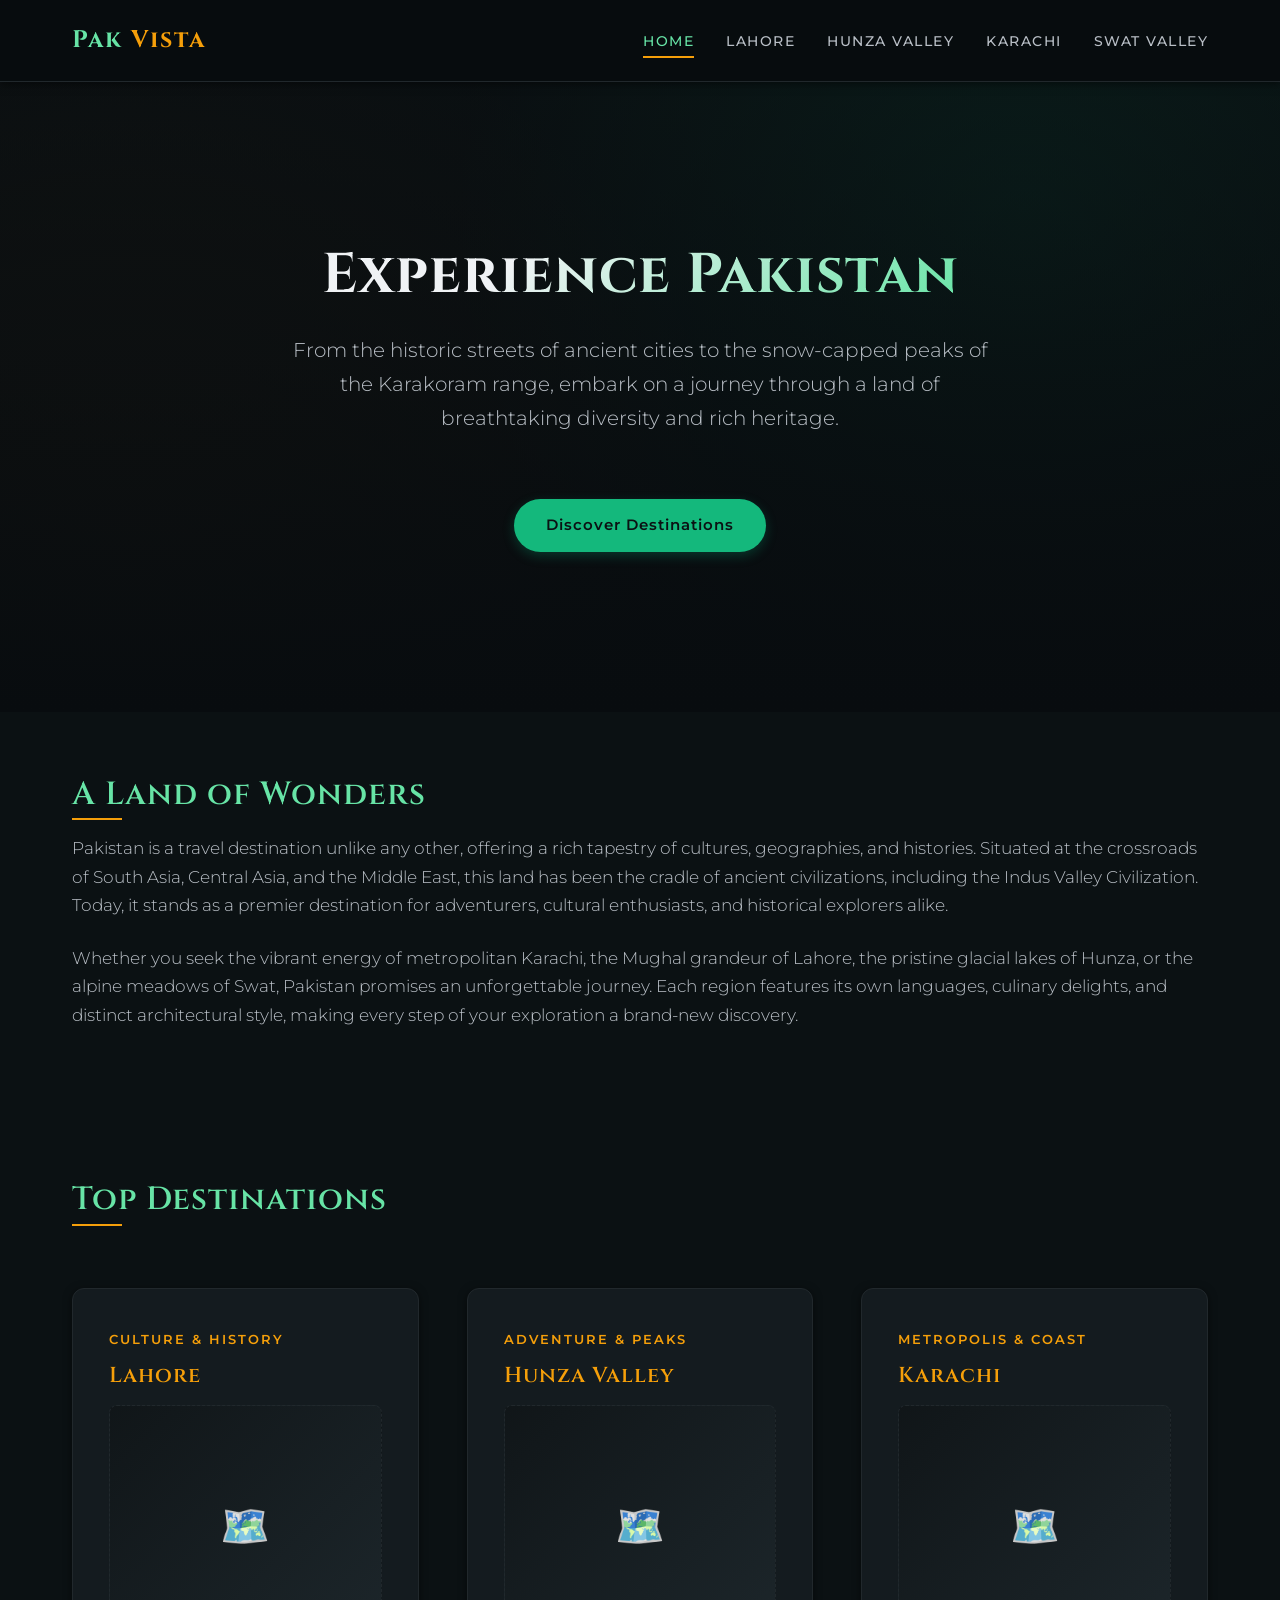
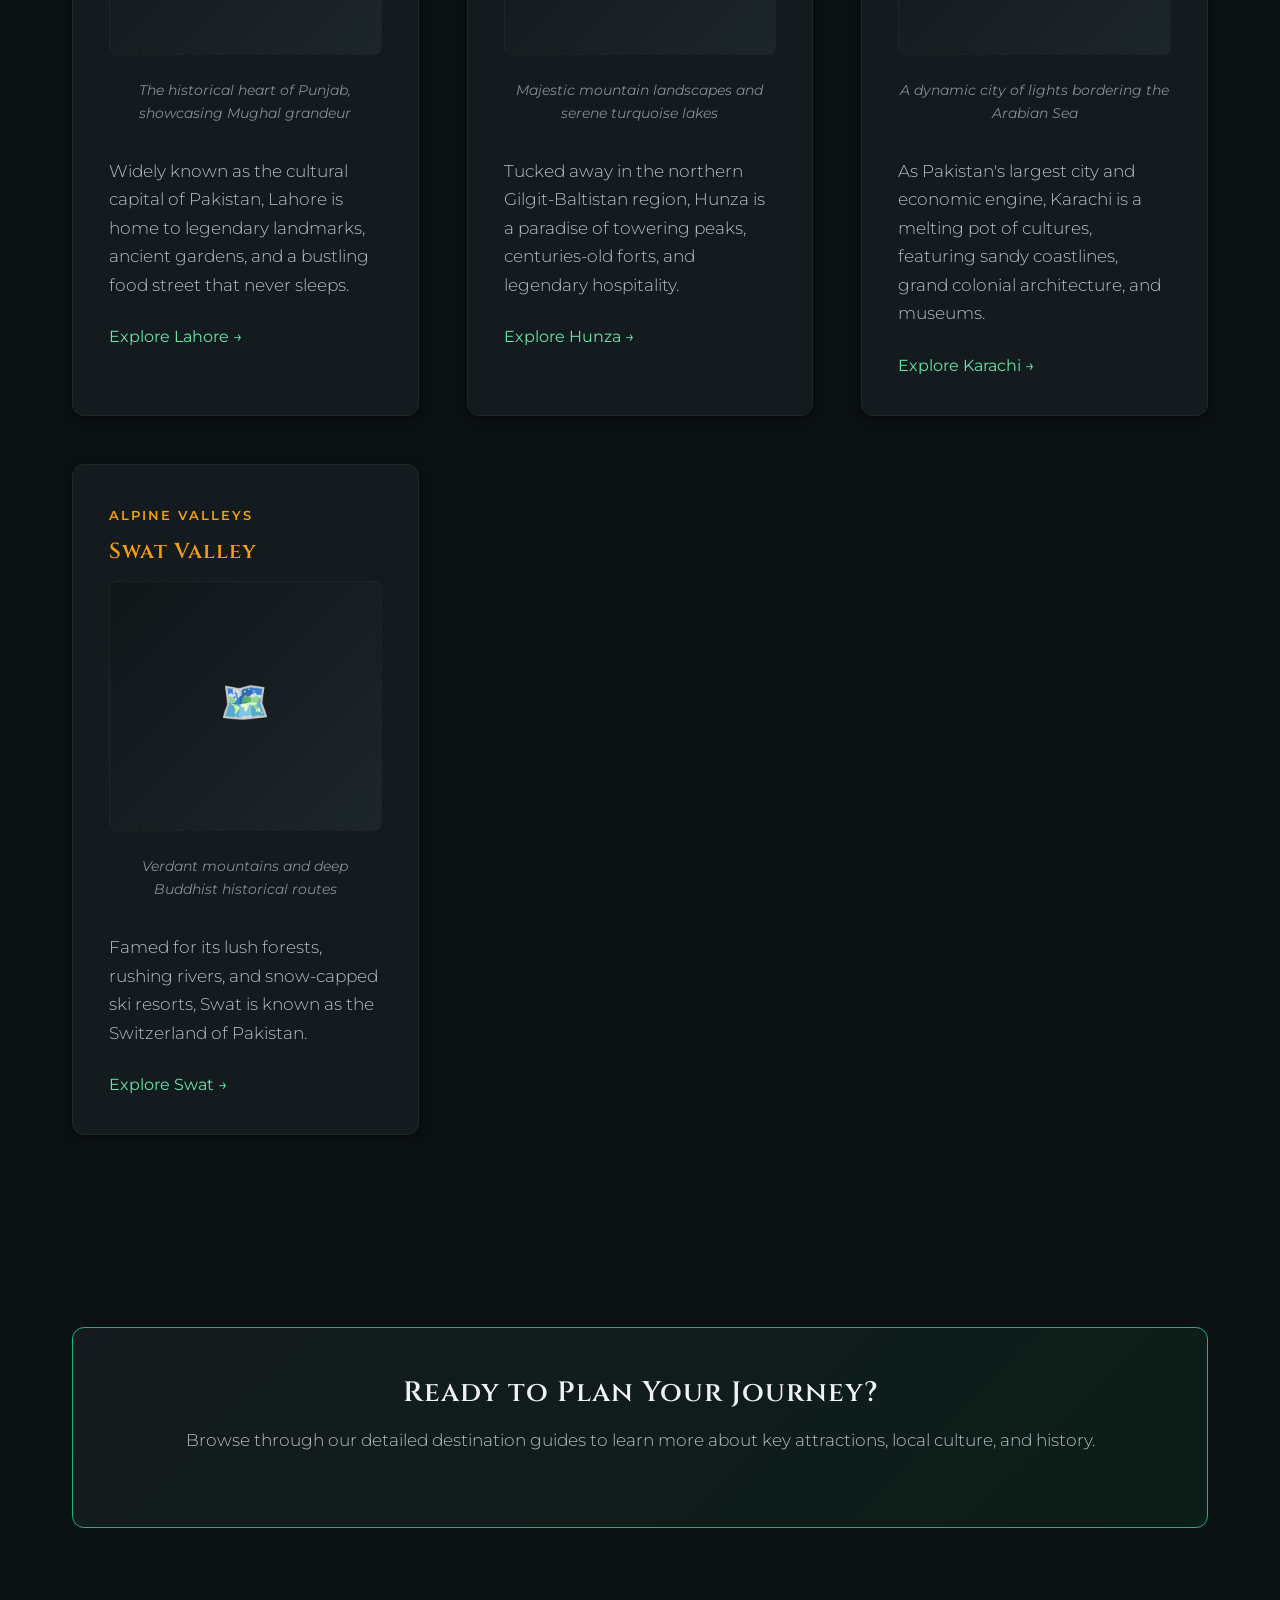
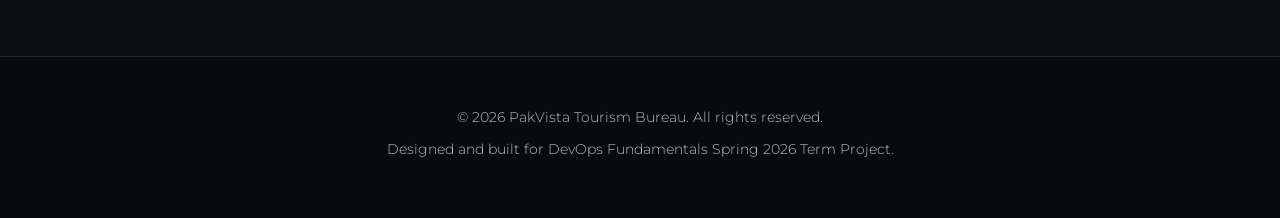
<file: index.html>
<!DOCTYPE html>
<html lang="en">
<head>
  <meta charset="UTF-8">
  <meta name="viewport" content="width=device-width, initial-scale=1.0">
  <meta name="description" content="PakVista - Explore Pakistan's premium travel destinations including Lahore, Hunza Valley, Karachi, and Swat Valley.">
  <title>PakVista | Explore the Beauty of Pakistan</title>
  <link rel="stylesheet" href="style.css">
</head>
<body>

  <!-- Header Navigation -->
  <header class="nav-container">
    <nav class="nav-bar">
      <a href="index.html" class="nav-logo" id="nav-logo-link">Pak<span>Vista</span></a>
      <ul class="nav-menu">
        <li class="nav-item active"><a href="index.html" id="home-link">Home</a></li>
        <li class="nav-item"><a href="lahore.html" id="lahore-link">Lahore</a></li>
        <li class="nav-item"><a href="hunza.html" id="hunza-link">Hunza Valley</a></li>
        <li class="nav-item"><a href="karachi.html" id="karachi-link">Karachi</a></li>
        <li class="nav-item"><a href="swat.html" id="swat-link">Swat Valley</a></li>
      </ul>
    </nav>
  </header>

  <!-- Main Content -->
  <main>
    <!-- Hero Banner -->
    <section class="hero-section" id="hero-welcome">
      <h1 class="hero-title">Experience Pakistan</h1>
      <p class="hero-subtitle">From the historic streets of ancient cities to the snow-capped peaks of the Karakoram range, embark on a journey through a land of breathtaking diversity and rich heritage.</p>
      <a href="#destinations" class="btn-primary" id="explore-cta">Discover Destinations</a>
    </section>

    <!-- General Tourism Overview -->
    <section class="container" id="overview">
      <h2 id="overview-heading">A Land of Wonders</h2>
      <p>Pakistan is a travel destination unlike any other, offering a rich tapestry of cultures, geographies, and histories. Situated at the crossroads of South Asia, Central Asia, and the Middle East, this land has been the cradle of ancient civilizations, including the Indus Valley Civilization. Today, it stands as a premier destination for adventurers, cultural enthusiasts, and historical explorers alike.</p>
      
      <p>Whether you seek the vibrant energy of metropolitan Karachi, the Mughal grandeur of Lahore, the pristine glacial lakes of Hunza, or the alpine meadows of Swat, Pakistan promises an unforgettable journey. Each region features its own languages, culinary delights, and distinct architectural style, making every step of your exploration a brand-new discovery.</p>
    </section>

    <!-- Destination Highlights -->
    <section class="container" id="destinations">
      <h2 id="destinations-heading">Top Destinations</h2>
      <div class="content-grid">
        
        <!-- Lahore Card -->
        <article id="card-lahore">
          <span class="card-meta">Culture & History</span>
          <h3>Lahore</h3>
          <figure>
            <div class="img-placeholder" id="placeholder-lahore"></div>
            <figcaption>The historical heart of Punjab, showcasing Mughal grandeur</figcaption>
          </figure>
          <p>Widely known as the cultural capital of Pakistan, Lahore is home to legendary landmarks, ancient gardens, and a bustling food street that never sleeps.</p>
          <a href="lahore.html" id="read-lahore-btn">Explore Lahore &rarr;</a>
        </article>

        <!-- Hunza Card -->
        <article id="card-hunza">
          <span class="card-meta">Adventure & Peaks</span>
          <h3>Hunza Valley</h3>
          <figure>
            <div class="img-placeholder" id="placeholder-hunza"></div>
            <figcaption>Majestic mountain landscapes and serene turquoise lakes</figcaption>
          </figure>
          <p>Tucked away in the northern Gilgit-Baltistan region, Hunza is a paradise of towering peaks, centuries-old forts, and legendary hospitality.</p>
          <a href="hunza.html" id="read-hunza-btn">Explore Hunza &rarr;</a>
        </article>

        <!-- Karachi Card -->
        <article id="card-karachi">
          <span class="card-meta">Metropolis & Coast</span>
          <h3>Karachi</h3>
          <figure>
            <div class="img-placeholder" id="placeholder-karachi"></div>
            <figcaption>A dynamic city of lights bordering the Arabian Sea</figcaption>
          </figure>
          <p>As Pakistan's largest city and economic engine, Karachi is a melting pot of cultures, featuring sandy coastlines, grand colonial architecture, and museums.</p>
          <a href="karachi.html" id="read-karachi-btn">Explore Karachi &rarr;</a>
        </article>

        <!-- Swat Card -->
        <article id="card-swat">
          <span class="card-meta">Alpine Valleys</span>
          <h3>Swat Valley</h3>
          <figure>
            <div class="img-placeholder" id="placeholder-swat"></div>
            <figcaption>Verdant mountains and deep Buddhist historical routes</figcaption>
          </figure>
          <p>Famed for its lush forests, rushing rivers, and snow-capped ski resorts, Swat is known as the Switzerland of Pakistan.</p>
          <a href="swat.html" id="read-swat-btn">Explore Swat &rarr;</a>
        </article>

      </div>
    </section>

    <!-- Highlights Banner -->
    <section class="container" id="cta-banner">
      <div class="highlight-banner">
        <h3>Ready to Plan Your Journey?</h3>
        <p>Browse through our detailed destination guides to learn more about key attractions, local culture, and history.</p>
      </div>
    </section>
  </main>

  <!-- Footer -->
  <footer id="main-footer">
    <p>&copy; 2026 PakVista Tourism Bureau. All rights reserved.</p>
    <p>Designed and built for DevOps Fundamentals Spring 2026 Term Project.</p>
  </footer>

</body>
</html>
</file>
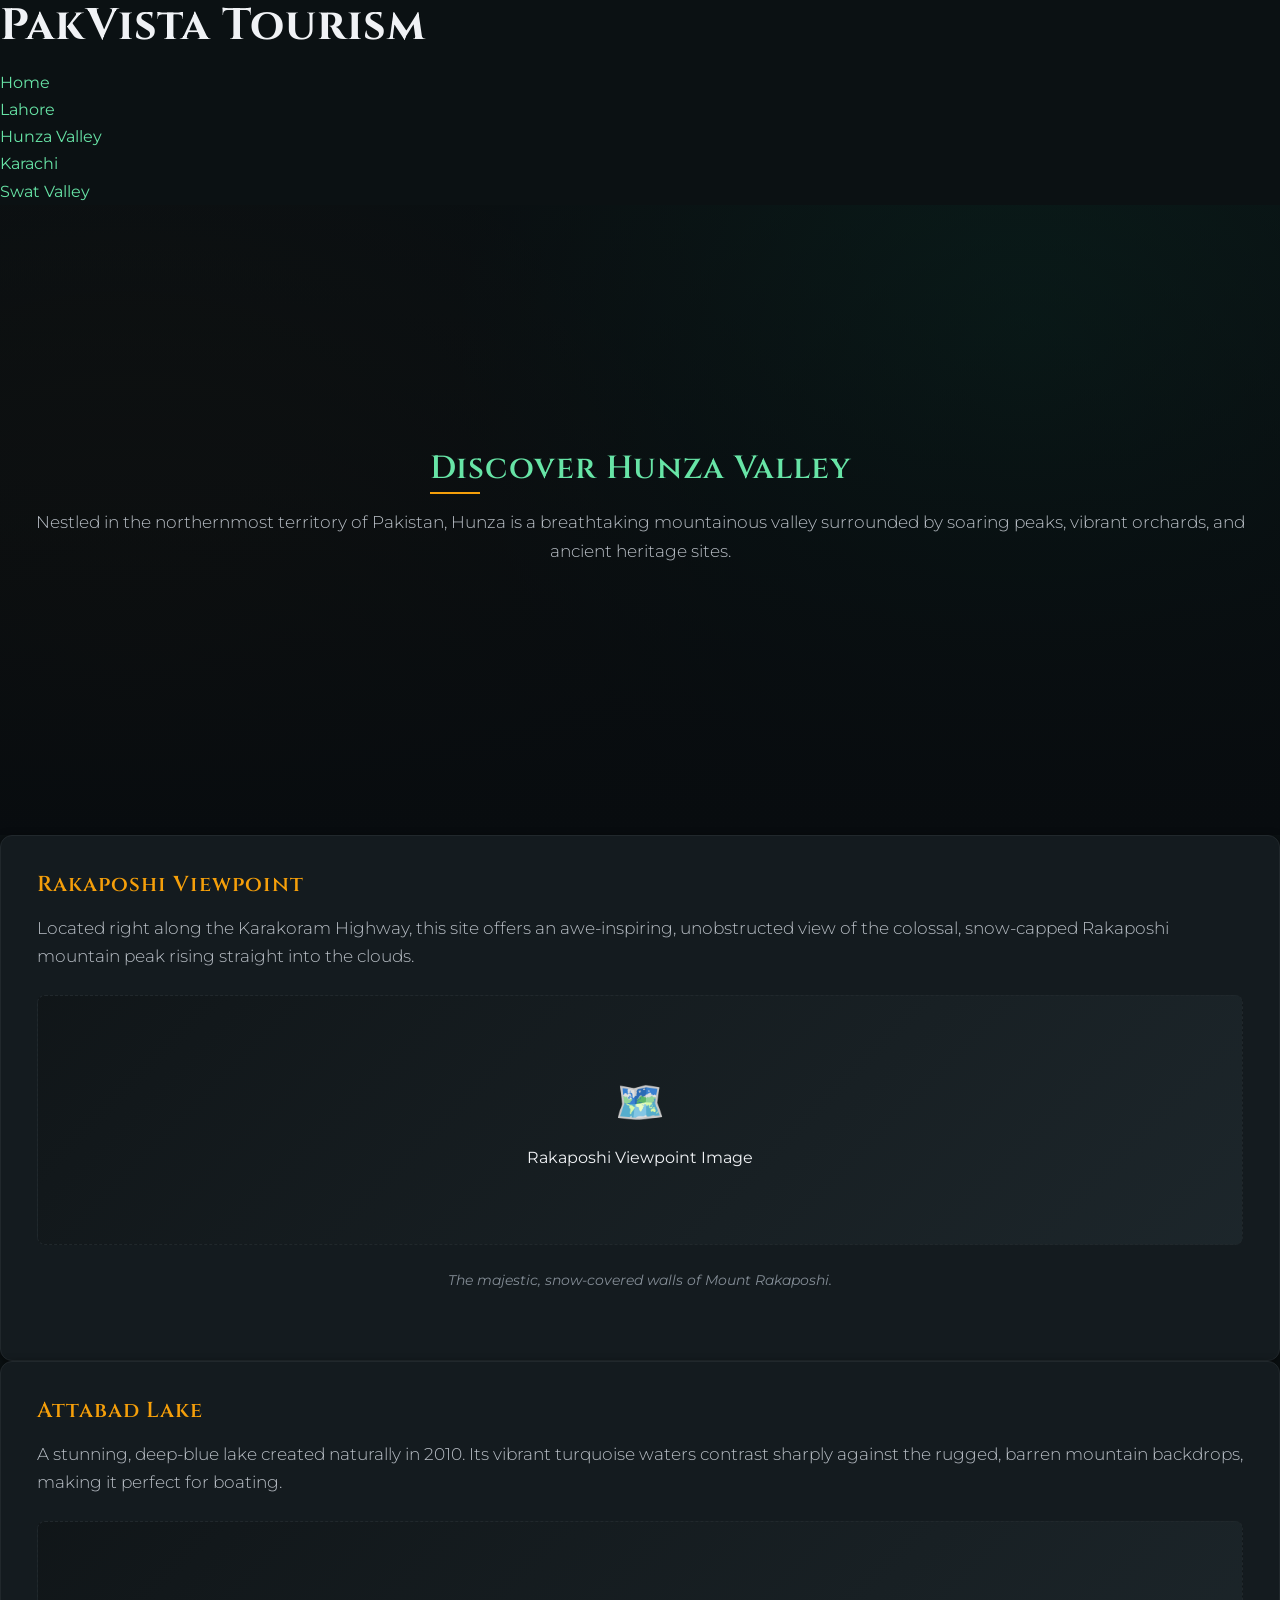
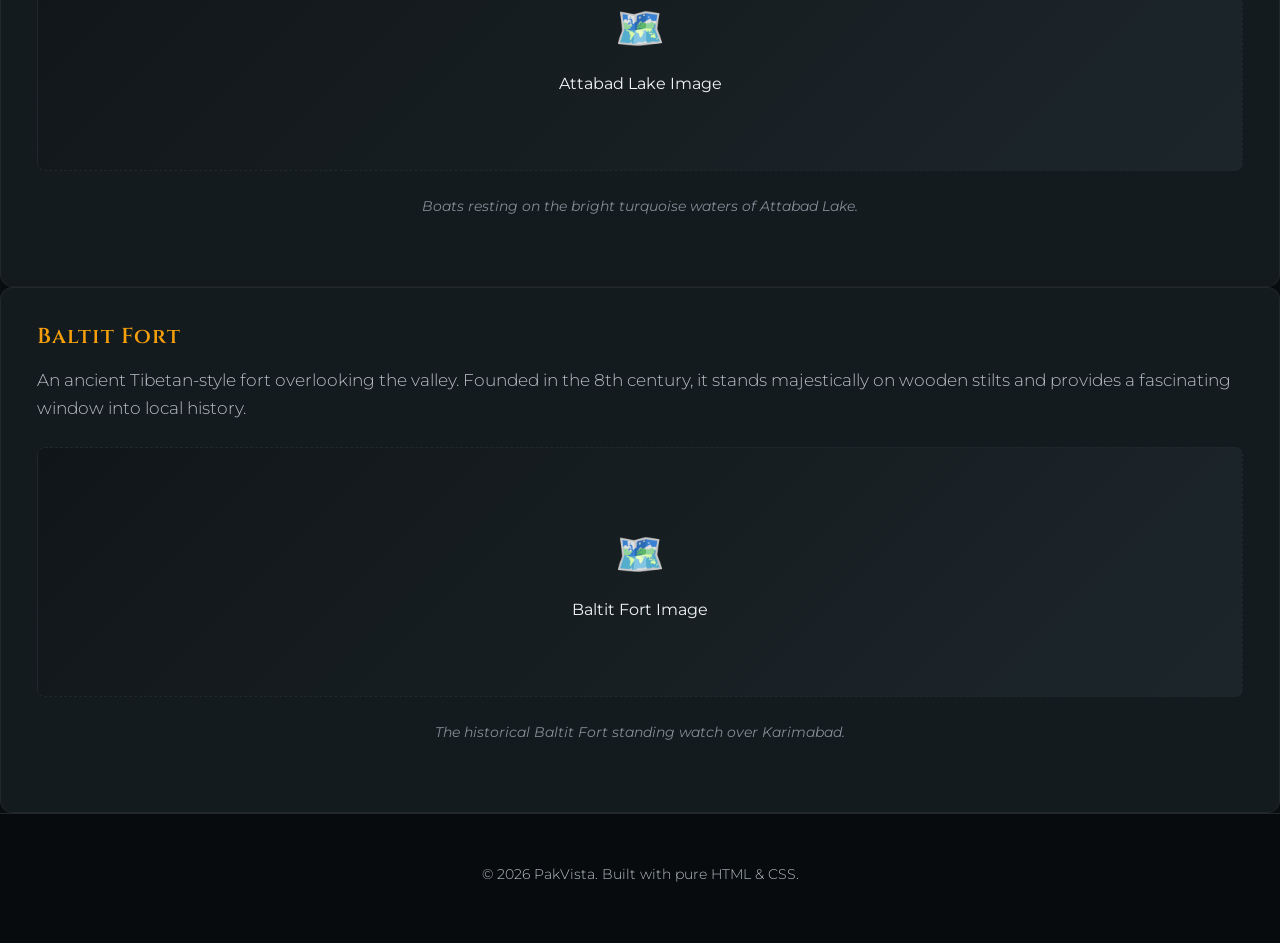
<file: hunza.html>
<!DOCTYPE html>
<html lang="en">
<head>
    <meta charset="UTF-8">
    <meta name="viewport" content="width=device-width, initial-scale=1.0">
    <title>Hunza Valley – Heaven on Earth</title>
    <link rel="stylesheet" href="style.css">
</head>
<body>

    <header>
        <h1>PakVista Tourism</h1>
        <nav>
            <ul>
                <li><a href="index.html">Home</a></li>
                <li><a href="lahore.html">Lahore</a></li>
                <li><a href="hunza.html" class="active">Hunza Valley</a></li>
                <li><a href="karachi.html">Karachi</a></li>
                <li><a href="swat.html">Swat Valley</a></li>
            </ul>
        </nav>
    </header>

    <main>
        <section class="hero-section">
            <h2>Discover Hunza Valley</h2>
            <p>Nestled in the northernmost territory of Pakistan, Hunza is a breathtaking mountainous valley surrounded by soaring peaks, vibrant orchards, and ancient heritage sites.</p>
        </section>

        <section class="destinations">
            <article>
                <h3>Rakaposhi Viewpoint</h3>
                <p>Located right along the Karakoram Highway, this site offers an awe-inspiring, unobstructed view of the colossal, snow-capped Rakaposhi mountain peak rising straight into the clouds.</p>
                <figure>
                    <div class="img-placeholder">Rakaposhi Viewpoint Image</div>
                    <figcaption>The majestic, snow-covered walls of Mount Rakaposhi.</figcaption>
                </figure>
            </article>

            <article>
                <h3>Attabad Lake</h3>
                <p>A stunning, deep-blue lake created naturally in 2010. Its vibrant turquoise waters contrast sharply against the rugged, barren mountain backdrops, making it perfect for boating.</p>
                <figure>
                    <div class="img-placeholder">Attabad Lake Image</div>
                    <figcaption>Boats resting on the bright turquoise waters of Attabad Lake.</figcaption>
                </figure>
            </article>

            <article>
                <h3>Baltit Fort</h3>
                <p>An ancient Tibetan-style fort overlooking the valley. Founded in the 8th century, it stands majestically on wooden stilts and provides a fascinating window into local history.</p>
                <figure>
                    <div class="img-placeholder">Baltit Fort Image</div>
                    <figcaption>The historical Baltit Fort standing watch over Karimabad.</figcaption>
                </figure>
            </article>
        </section>
    </main>

    <footer>
        <p>&copy; 2026 PakVista. Built with pure HTML & CSS.</p>
    </footer>

</body>
</html>
</file>
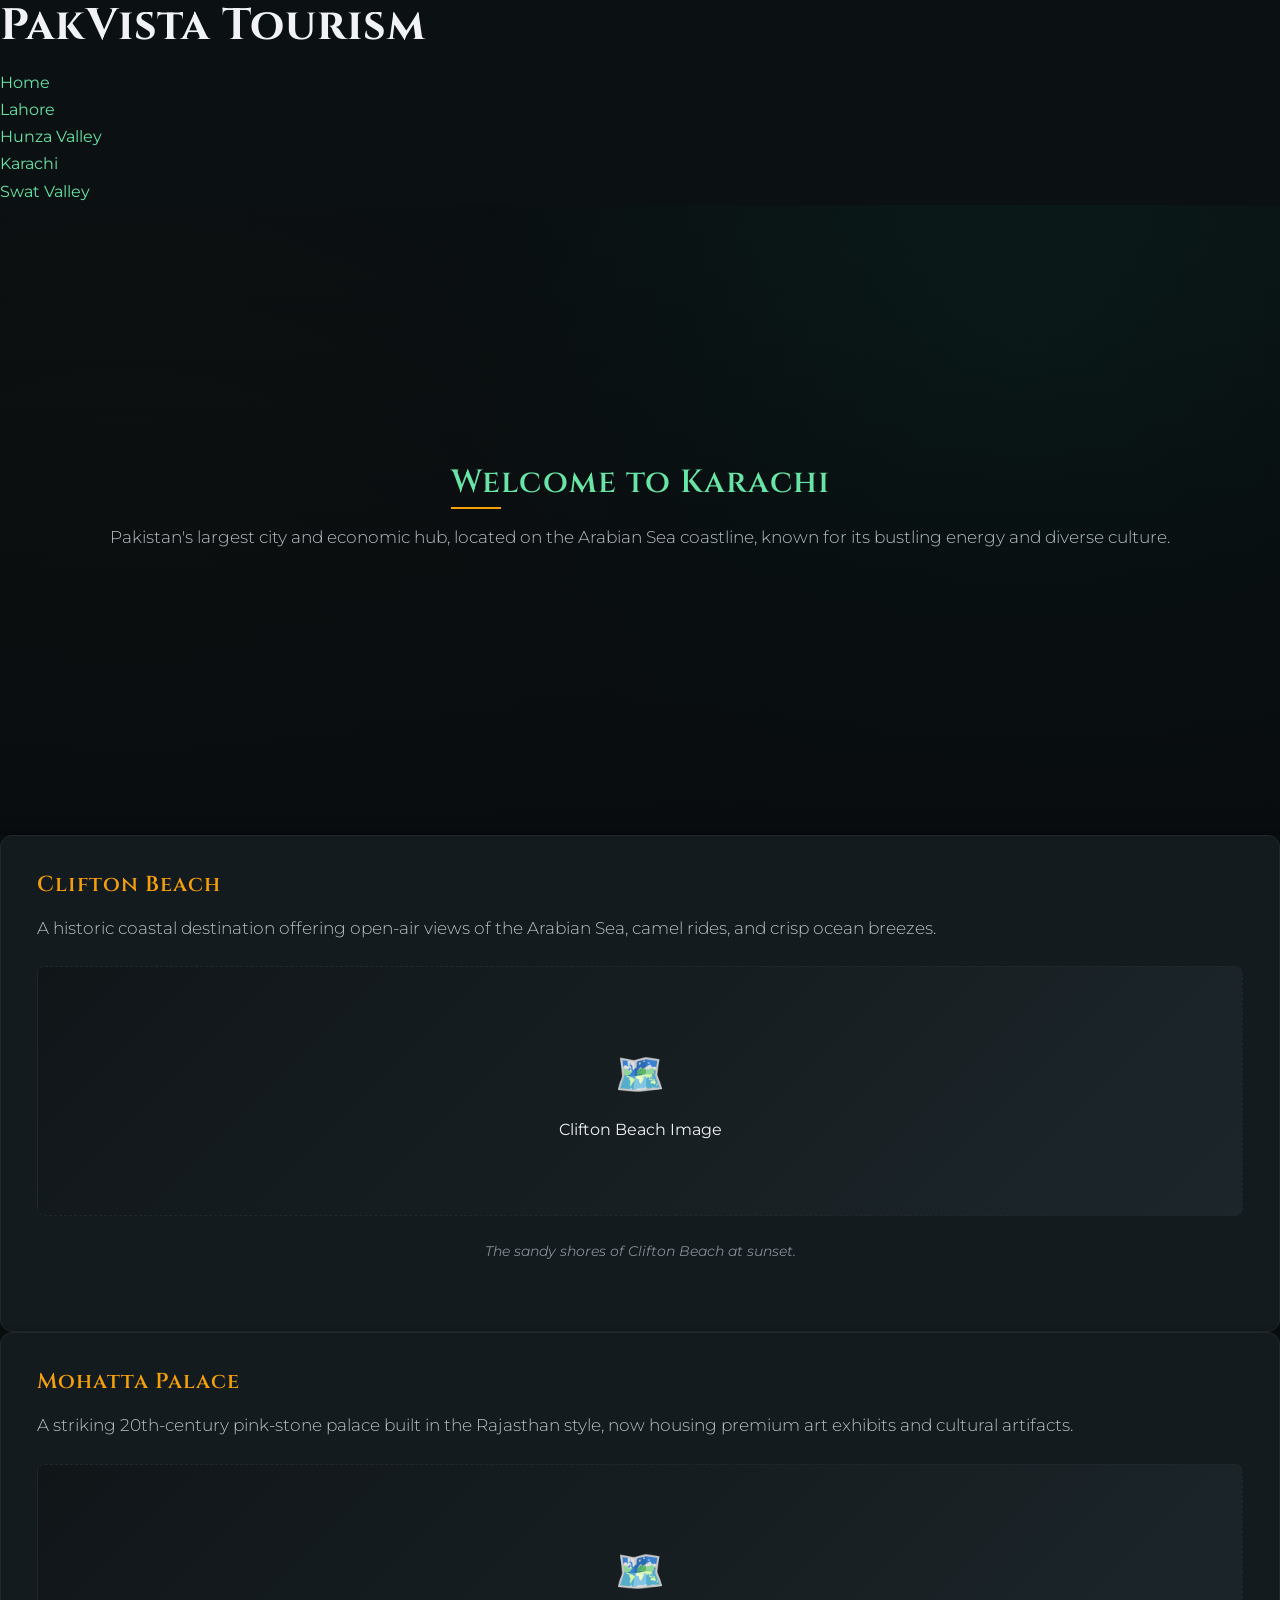
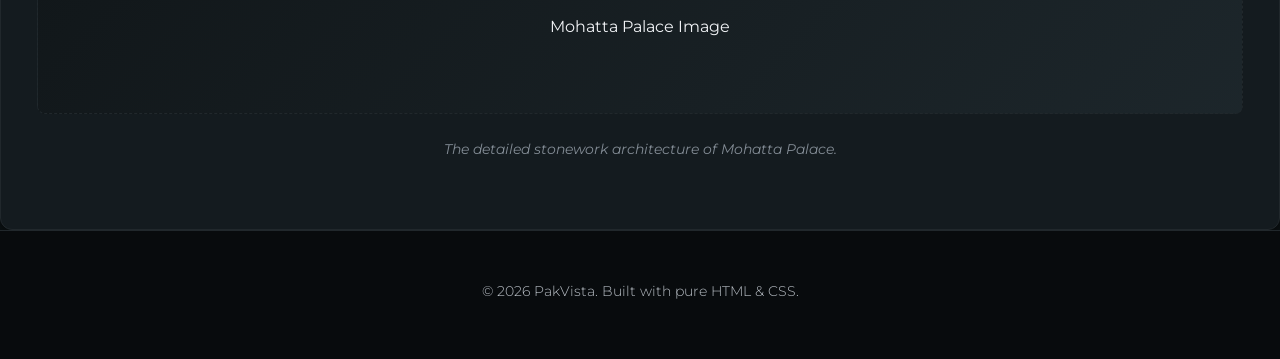
<file: karachi.html>
<!DOCTYPE html>
<html lang="en">
<head>
    <meta charset="UTF-8">
    <meta name="viewport" content="width=device-width, initial-scale=1.0">
    <title>Karachi – City of Lights</title>
    <link rel="stylesheet" href="style.css">
</head>
<body>
    <header>
        <h1>PakVista Tourism</h1>
        <nav>
            <ul>
                <li><a href="index.html">Home</a></li>
                <li><a href="lahore.html">Lahore</a></li>
                <li><a href="hunza.html">Hunza Valley</a></li>
                <li><a href="karachi.html" class="active">Karachi</a></li>
                <li><a href="swat.html">Swat Valley</a></li>
            </ul>
        </nav>
    </header>
    <main>
        <section class="hero-section">
            <h2>Welcome to Karachi</h2>
            <p>Pakistan's largest city and economic hub, located on the Arabian Sea coastline, known for its bustling energy and diverse culture.</p>
        </section>
        <section class="destinations">
            <article>
                <h3>Clifton Beach</h3>
                <p>A historic coastal destination offering open-air views of the Arabian Sea, camel rides, and crisp ocean breezes.</p>
                <figure>
                    <div class="img-placeholder">Clifton Beach Image</div>
                    <figcaption>The sandy shores of Clifton Beach at sunset.</figcaption>
                </figure>
            </article>
            <article>
                <h3>Mohatta Palace</h3>
                <p>A striking 20th-century pink-stone palace built in the Rajasthan style, now housing premium art exhibits and cultural artifacts.</p>
                <figure>
                    <div class="img-placeholder">Mohatta Palace Image</div>
                    <figcaption>The detailed stonework architecture of Mohatta Palace.</figcaption>
                </figure>
            </article>
        </section>
    </main>
    <footer>
        <p>&copy; 2026 PakVista. Built with pure HTML & CSS.</p>
    </footer>
</body>
</html>
</file>
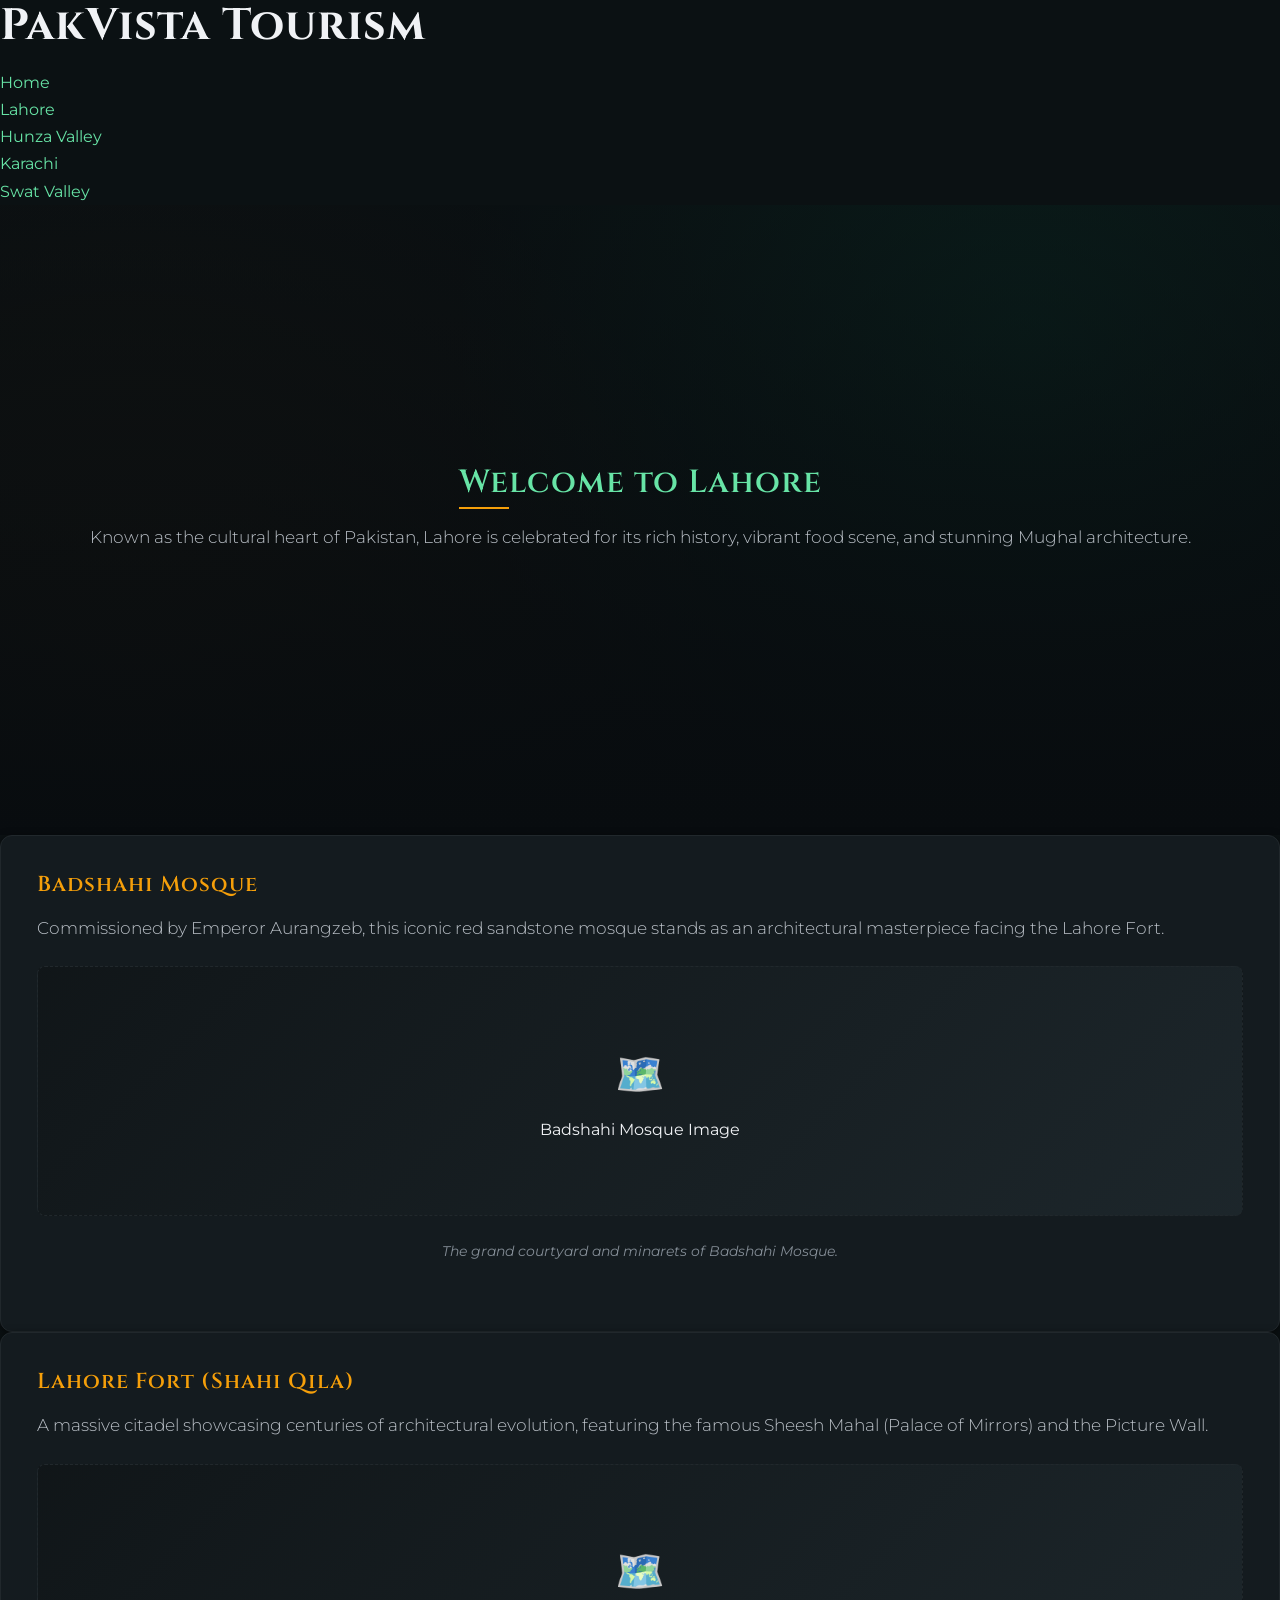
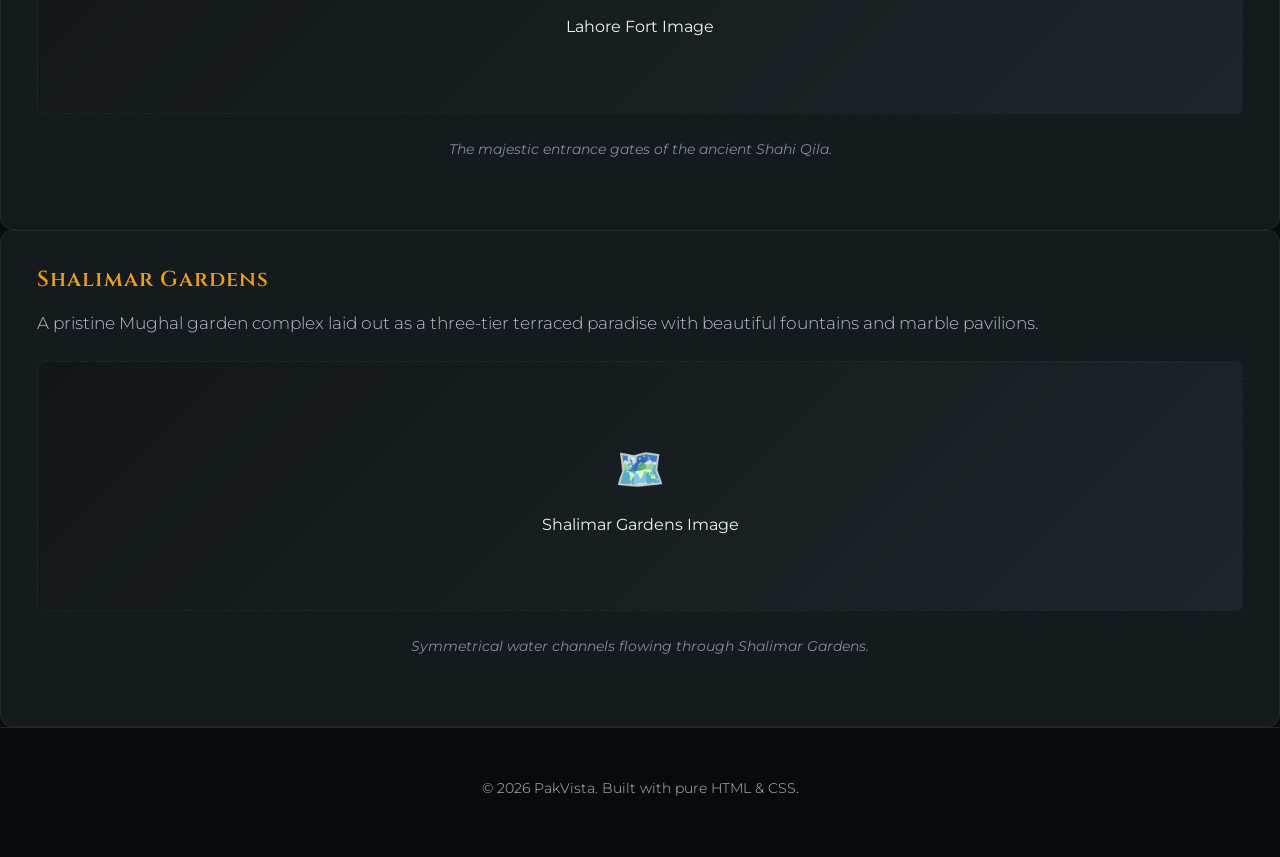
<file: lahore.html>
<!DOCTYPE html>
<html lang="en">
<head>
    <meta charset="UTF-8">
    <meta name="viewport" content="width=device-width, initial-scale=1.0">
    <title>Lahore – City of Gardens</title>
    <link rel="stylesheet" href="style.css">
</head>
<body>

    <header>
        <h1>PakVista Tourism</h1>
        <nav>
            <ul>
                <li><a href="index.html">Home</a></li>
                <li><a href="lahore.html" class="active">Lahore</a></li>
                <li><a href="hunza.html">Hunza Valley</a></li>
                <li><a href="karachi.html">Karachi</a></li>
                <li><a href="swat.html">Swat Valley</a></li>
            </ul>
        </nav>
    </header>

    <main>
        <section class="hero-section">
            <h2>Welcome to Lahore</h2>
            <p>Known as the cultural heart of Pakistan, Lahore is celebrated for its rich history, vibrant food scene, and stunning Mughal architecture.</p>
        </section>

        <section class="destinations">
            <article>
                <h3>Badshahi Mosque</h3>
                <p>Commissioned by Emperor Aurangzeb, this iconic red sandstone mosque stands as an architectural masterpiece facing the Lahore Fort.</p>
                <figure>
                    <div class="img-placeholder">Badshahi Mosque Image</div>
                    <figcaption>The grand courtyard and minarets of Badshahi Mosque.</figcaption>
                </figure>
            </article>

            <article>
                <h3>Lahore Fort (Shahi Qila)</h3>
                <p>A massive citadel showcasing centuries of architectural evolution, featuring the famous Sheesh Mahal (Palace of Mirrors) and the Picture Wall.</p>
                <figure>
                    <div class="img-placeholder">Lahore Fort Image</div>
                    <figcaption>The majestic entrance gates of the ancient Shahi Qila.</figcaption>
                </figure>
            </article>

            <article>
                <h3>Shalimar Gardens</h3>
                <p>A pristine Mughal garden complex laid out as a three-tier terraced paradise with beautiful fountains and marble pavilions.</p>
                <figure>
                    <div class="img-placeholder">Shalimar Gardens Image</div>
                    <figcaption>Symmetrical water channels flowing through Shalimar Gardens.</figcaption>
                </figure>
            </article>
        </section>
    </main>

    <footer>
        <p>&copy; 2026 PakVista. Built with pure HTML & CSS.</p>
    </footer>

</body>
</html>
</file>
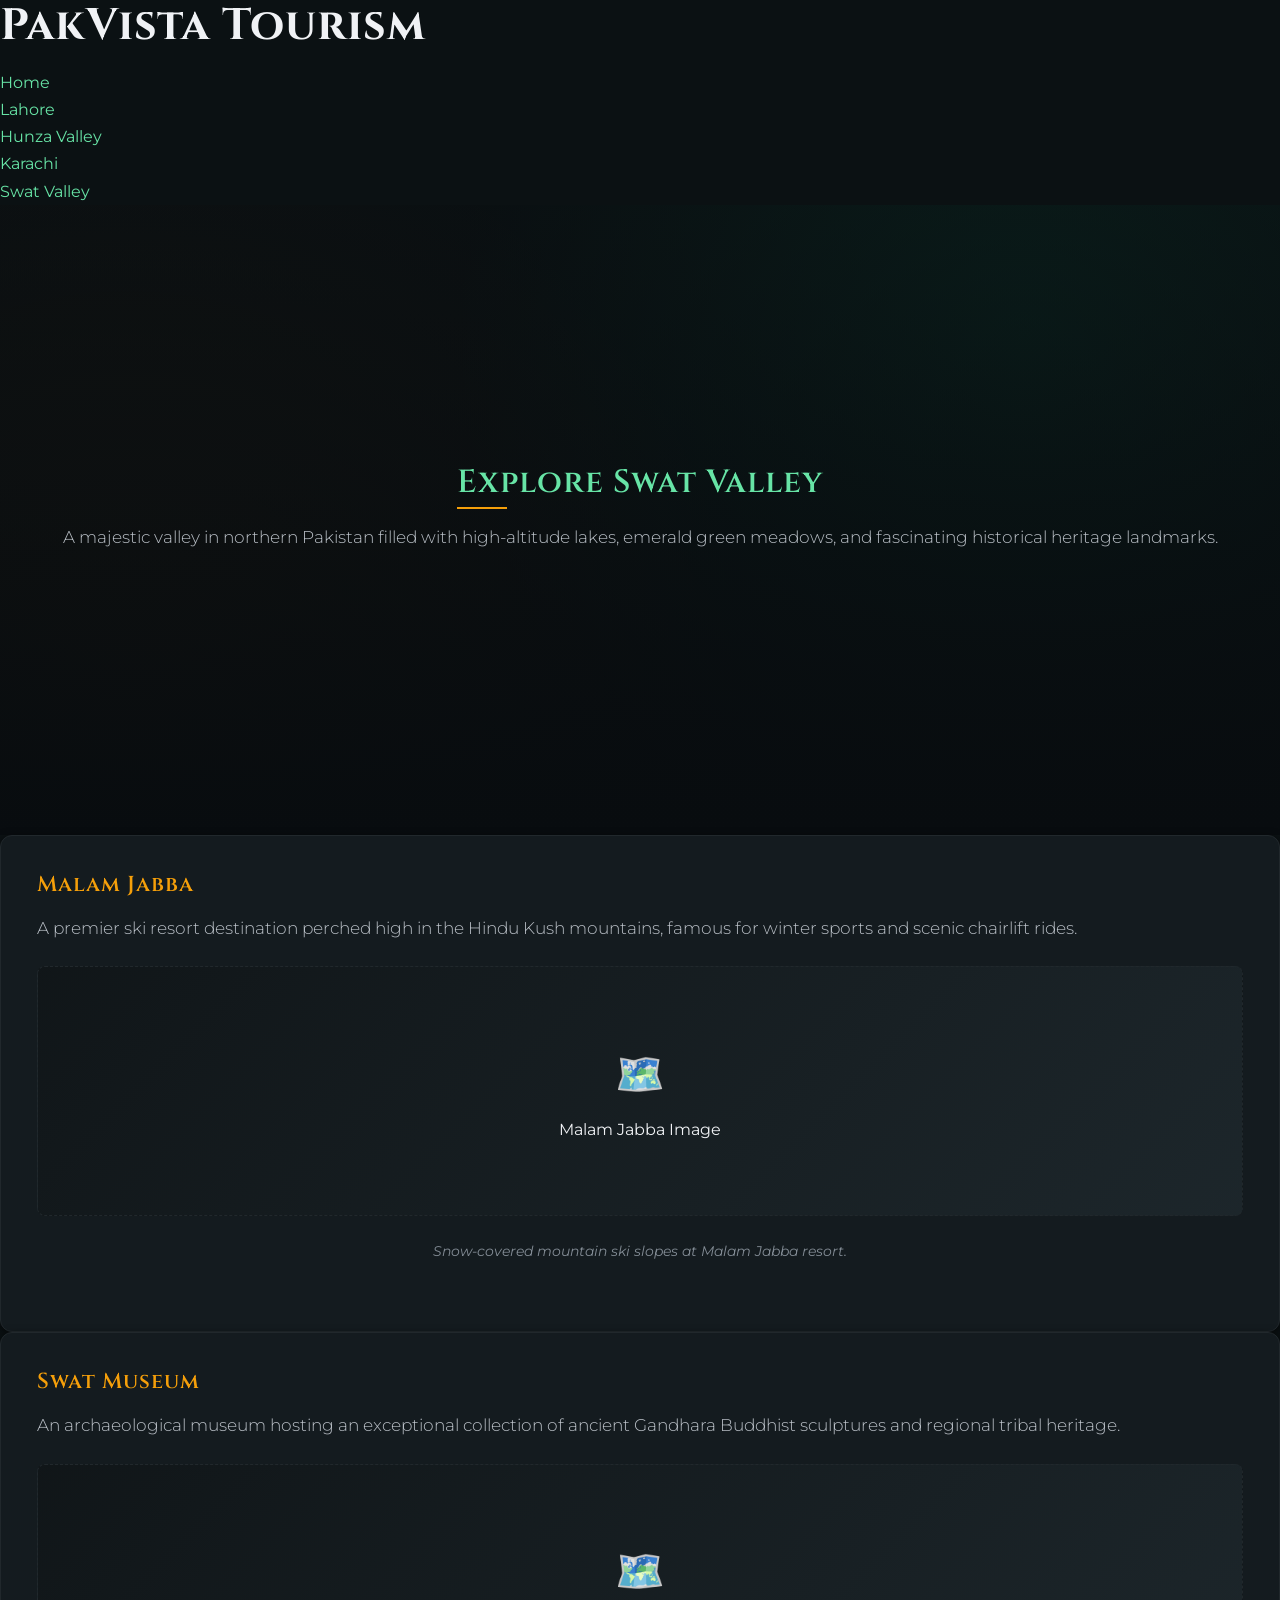
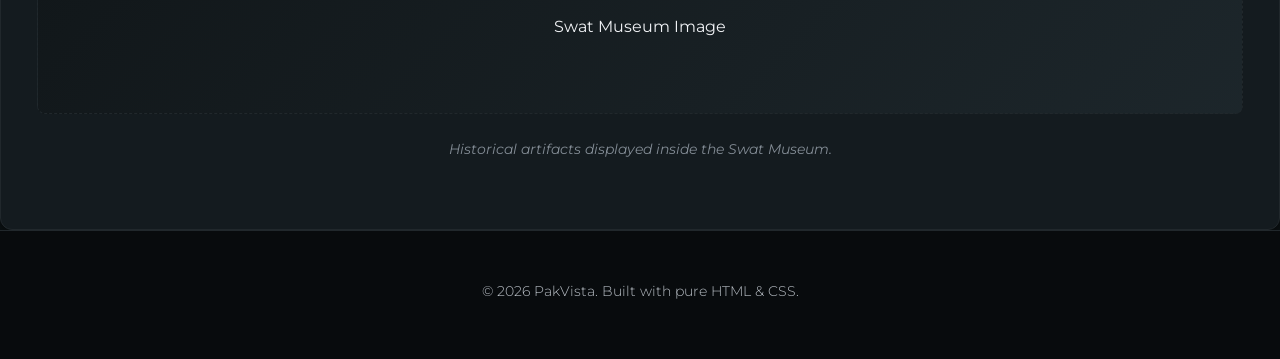
<file: swat.html>
<!DOCTYPE html>
<html lang="en">
<head>
    <meta charset="UTF-8">
    <meta name="viewport" content="width=device-width, initial-scale=1.0">
    <title>Swat – Switzerland of Pakistan</title>
    <link rel="stylesheet" href="style.css">
</head>
<body>
    <header>
        <h1>PakVista Tourism</h1>
        <nav>
            <ul>
                <li><a href="index.html">Home</a></li>
                <li><a href="lahore.html">Lahore</a></li>
                <li><a href="hunza.html">Hunza Valley</a></li>
                <li><a href="karachi.html">Karachi</a></li>
                <li><a href="swat.html" class="active">Swat Valley</a></li>
            </ul>
        </nav>
    </header>
    <main>
        <section class="hero-section">
            <h2>Explore Swat Valley</h2>
            <p>A majestic valley in northern Pakistan filled with high-altitude lakes, emerald green meadows, and fascinating historical heritage landmarks.</p>
        </section>
        <section class="destinations">
            <article>
                <h3>Malam Jabba</h3>
                <p>A premier ski resort destination perched high in the Hindu Kush mountains, famous for winter sports and scenic chairlift rides.</p>
                <figure>
                    <div class="img-placeholder">Malam Jabba Image</div>
                    <figcaption>Snow-covered mountain ski slopes at Malam Jabba resort.</figcaption>
                </figure>
            </article>
            <article>
                <h3>Swat Museum</h3>
                <p>An archaeological museum hosting an exceptional collection of ancient Gandhara Buddhist sculptures and regional tribal heritage.</p>
                <figure>
                    <div class="img-placeholder">Swat Museum Image</div>
                    <figcaption>Historical artifacts displayed inside the Swat Museum.</figcaption>
                </figure>
            </article>
        </section>
    </main>
    <footer>
        <p>&copy; 2026 PakVista. Built with pure HTML & CSS.</p>
    </footer>
</body>
</html>
</file>
<file: style.css>
/* Style Sheet: PakVista Shared Styling System */

/* Typography & Variables */
@import url('https://fonts.googleapis.com/css2?family=Cinzel:wght@400;600;700&family=Montserrat:wght@300;400;500;600&display=swap');

:root {
  --bg-dark: hsl(200, 25%, 6%);
  --bg-card: hsl(200, 20%, 10%);
  --border-color: hsl(200, 15%, 15%);
  --border-glow: hsl(158, 60%, 25%);
  
  --primary-emerald: hsl(158, 80%, 40%);
  --primary-emerald-hover: hsl(158, 85%, 50%);
  --primary-mint: hsl(150, 70%, 65%);
  --accent-gold: hsl(38, 92%, 50%);
  
  --text-primary: hsl(210, 20%, 95%);
  --text-secondary: hsl(210, 10%, 75%);
  --text-muted: hsl(210, 8%, 55%);
  
  --font-display: 'Cinzel', serif;
  --font-body: 'Montserrat', sans-serif;
  
  --shadow-sm: 0 2px 8px rgba(0, 0, 0, 0.5);
  --shadow-lg: 0 10px 30px rgba(0, 0, 0, 0.7);
  
  --transition-smooth: all 0.4s cubic-bezier(0.16, 1, 0.3, 1);
}

/* Global Reset & Base Styles */
* {
  box-sizing: border-box;
  margin: 0;
  padding: 0;
}

html {
  scroll-behavior: smooth;
}

body {
  background-color: var(--bg-dark);
  color: var(--text-primary);
  font-family: var(--font-body);
  line-height: 1.7;
  overflow-x: hidden;
}

/* Headers & Headings */
h1, h2, h3 {
  font-family: var(--font-display);
  letter-spacing: 1px;
  line-height: 1.2;
}

h1 {
  font-size: 2.75rem;
  color: var(--text-primary);
  font-weight: 700;
  margin-bottom: 1rem;
}

h2 {
  font-size: 2rem;
  color: var(--primary-mint);
  font-weight: 600;
  margin-bottom: 1.25rem;
  position: relative;
  display: inline-block;
}

h2::after {
  content: "";
  position: absolute;
  left: 0;
  bottom: -6px;
  width: 50px;
  height: 2px;
  background-color: var(--accent-gold);
}

h3 {
  font-size: 1.35rem;
  color: var(--accent-gold);
  font-weight: 600;
  margin-bottom: 1rem;
}

p {
  color: var(--text-secondary);
  font-size: 1.05rem;
  font-weight: 300;
  margin-bottom: 1.5rem;
}

a {
  color: var(--primary-mint);
  text-decoration: none;
  transition: var(--transition-smooth);
}

a:hover {
  color: var(--primary-emerald-hover);
}

/* Navigation Bar */
.nav-container {
  position: sticky;
  top: 0;
  z-index: 1000;
  background: rgba(8, 12, 15, 0.85);
  backdrop-filter: blur(12px);
  -webkit-backdrop-filter: blur(12px);
  border-bottom: 1px solid var(--border-color);
  box-shadow: var(--shadow-sm);
  transition: var(--transition-smooth);
}

.nav-bar {
  display: flex;
  justify-content: space-between;
  align-items: center;
  max-width: 1200px;
  margin: 0 auto;
  padding: 1.25rem 2rem;
}

.nav-logo {
  font-family: var(--font-display);
  font-size: 1.5rem;
  font-weight: 700;
  color: var(--primary-mint);
  letter-spacing: 2px;
  display: flex;
  align-items: center;
  gap: 0.5rem;
}

.nav-logo span {
  color: var(--accent-gold);
}

.nav-menu {
  display: flex;
  list-style: none;
  gap: 2rem;
}

.nav-item a {
  font-size: 0.9rem;
  font-weight: 500;
  text-transform: uppercase;
  letter-spacing: 1.5px;
  color: var(--text-secondary);
  position: relative;
  padding: 0.5rem 0;
}

.nav-item a::after {
  content: "";
  position: absolute;
  left: 0;
  bottom: 0;
  width: 0;
  height: 2px;
  background-color: var(--primary-mint);
  transition: var(--transition-smooth);
}

.nav-item a:hover {
  color: var(--text-primary);
}

.nav-item a:hover::after {
  width: 100%;
}

.nav-item.active a {
  color: var(--primary-mint);
}

.nav-item.active a::after {
  width: 100%;
  background-color: var(--accent-gold);
}

/* Layout Containers */
.container {
  max-width: 1200px;
  margin: 0 auto;
  padding: 4rem 2rem;
}

/* Hero Section */
.hero-section {
  display: flex;
  flex-direction: column;
  justify-content: center;
  align-items: center;
  text-align: center;
  min-height: 70vh;
  padding: 3rem 2rem;
  background: linear-gradient(180deg, rgba(8, 12, 15, 0.4) 0%, rgba(8, 12, 15, 1) 100%), 
              radial-gradient(circle at 80% 20%, rgba(5, 150, 105, 0.15) 0%, transparent 50%),
              radial-gradient(circle at 10% 80%, rgba(217, 119, 6, 0.08) 0%, transparent 50%);
  animation: fadeIn 1s ease-out;
}

.hero-title {
  font-size: 3.5rem;
  font-weight: 700;
  margin-bottom: 1.5rem;
  background: linear-gradient(135deg, var(--text-primary) 30%, var(--primary-mint) 100%);
  -webkit-background-clip: text;
  -webkit-text-fill-color: transparent;
  animation: slideUp 0.8s ease-out;
}

.hero-subtitle {
  font-size: 1.25rem;
  color: var(--text-secondary);
  max-width: 700px;
  margin-bottom: 2.5rem;
  font-weight: 300;
  animation: slideUp 1s ease-out;
}

/* Editorial Content Grid */
.content-grid {
  display: grid;
  grid-template-columns: 1fr;
  gap: 3rem;
  margin-top: 3rem;
}

@media (min-width: 768px) {
  .content-grid {
    grid-template-columns: repeat(2, 1fr);
  }
}

@media (min-width: 1024px) {
  .content-grid {
    grid-template-columns: repeat(3, 1fr);
  }
}

/* Cards & Articles */
article {
  background-color: var(--bg-card);
  border: 1px solid var(--border-color);
  border-radius: 12px;
  overflow: hidden;
  padding: 2.25rem;
  box-shadow: var(--shadow-sm);
  transition: var(--transition-smooth);
  animation: slideUp 1s ease-out;
}

article:hover {
  transform: translateY(-8px);
  border-color: var(--border-glow);
  box-shadow: var(--shadow-lg);
}

.card-meta {
  color: var(--accent-gold);
  font-size: 0.8rem;
  font-weight: 600;
  text-transform: uppercase;
  letter-spacing: 2px;
  margin-bottom: 0.75rem;
  display: inline-block;
}

/* Styled Table */
.data-table-wrapper {
  overflow-x: auto;
  margin: 3rem 0;
  border-radius: 8px;
  border: 1px solid var(--border-color);
}

table {
  width: 100%;
  border-collapse: collapse;
  background-color: var(--bg-card);
  text-align: left;
}

th, td {
  padding: 1rem 1.5rem;
  border-bottom: 1px solid var(--border-color);
}

th {
  font-family: var(--font-display);
  background-color: rgba(0, 0, 0, 0.2);
  color: var(--primary-mint);
  font-size: 0.95rem;
  font-weight: 700;
  letter-spacing: 1px;
}

td {
  color: var(--text-secondary);
  font-size: 0.95rem;
}

tr:last-child td {
  border-bottom: none;
}

tr:hover td {
  background-color: rgba(255, 255, 255, 0.02);
  color: var(--text-primary);
}

/* Image Placeholder Component */
.img-placeholder {
  width: 100%;
  height: 250px;
  background: linear-gradient(135deg, hsl(200, 20%, 8%) 0%, hsl(200, 20%, 14%) 100%);
  border: 1px dashed var(--border-color);
  border-radius: 8px;
  display: flex;
  flex-direction: column;
  justify-content: center;
  align-items: center;
  margin-bottom: 1.5rem;
  transition: var(--transition-smooth);
  position: relative;
  overflow: hidden;
}

.img-placeholder::before {
  content: "🗺️";
  font-size: 2.5rem;
  margin-bottom: 0.5rem;
  filter: grayscale(30%);
  transition: var(--transition-smooth);
}

.img-placeholder::after {
  content: "";
  position: absolute;
  top: 0;
  left: -100%;
  width: 50%;
  height: 100%;
  background: linear-gradient(90deg, transparent, rgba(255, 255, 255, 0.05), transparent);
  transition: 0.8s;
}

.img-placeholder:hover {
  border-color: var(--primary-mint);
  border-style: solid;
  box-shadow: 0 0 15px rgba(52, 211, 153, 0.1);
}

.img-placeholder:hover::before {
  transform: scale(1.15);
  filter: grayscale(0%);
}

.img-placeholder:hover::after {
  left: 150%;
}

figure {
  margin-bottom: 2rem;
}

figcaption {
  font-size: 0.85rem;
  color: var(--text-muted);
  text-align: center;
  margin-top: 0.5rem;
  font-style: italic;
}

/* Footer Section */
footer {
  background-color: hsl(200, 25%, 4%);
  border-top: 1px solid var(--border-color);
  padding: 3rem 2rem;
  text-align: center;
  color: var(--text-muted);
  font-size: 0.9rem;
}

footer p {
  margin-bottom: 0.5rem;
  font-size: 0.9rem;
}

footer a {
  color: var(--text-secondary);
  border-bottom: 1px dotted var(--text-muted);
}

footer a:hover {
  color: var(--primary-mint);
  border-bottom-style: solid;
}

/* Interactive CTA / Highlight Card */
.highlight-banner {
  background: linear-gradient(135deg, hsl(200, 20%, 10%) 0%, hsl(158, 45%, 8%) 100%);
  border: 1px solid var(--primary-emerald);
  border-radius: 12px;
  padding: 3rem;
  text-align: center;
  margin: 4rem 0;
}

.highlight-banner h3 {
  font-size: 1.75rem;
  color: var(--text-primary);
  margin-bottom: 1rem;
}

.btn-primary {
  display: inline-block;
  background-color: var(--primary-emerald);
  color: var(--bg-dark);
  font-weight: 600;
  padding: 0.85rem 2rem;
  border-radius: 50px;
  margin-top: 1.5rem;
  font-size: 0.95rem;
  letter-spacing: 1px;
  box-shadow: 0 4px 12px rgba(5, 150, 105, 0.3);
}

.btn-primary:hover {
  background-color: var(--primary-emerald-hover);
  color: var(--bg-dark);
  transform: translateY(-2px);
  box-shadow: 0 6px 18px rgba(5, 150, 105, 0.4);
}

/* Animations */
@keyframes fadeIn {
  from {
    opacity: 0;
  }
  to {
    opacity: 1;
  }
}

@keyframes slideUp {
  from {
    opacity: 0;
    transform: translateY(20px);
  }
  to {
    opacity: 1;
    transform: translateY(0);
  }
}
</file>
